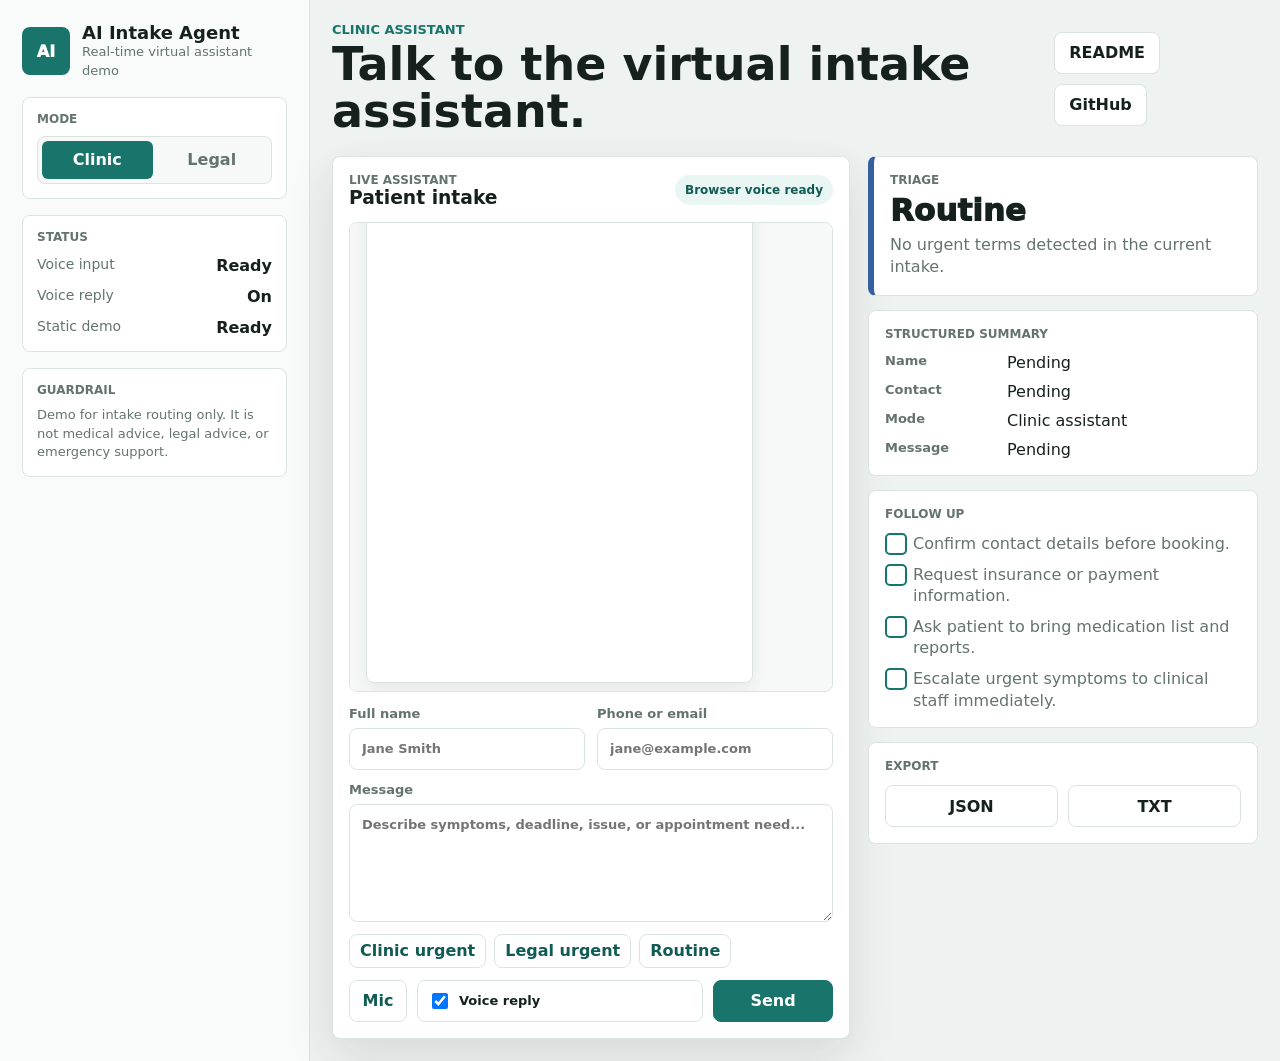
<file: index.html>
<!doctype html>
<html lang="en">
<head>
  <meta charset="utf-8">
  <meta name="viewport" content="width=device-width, initial-scale=1">
  <title>AI Intake Agent - Voice Demo</title>
  <style>
    :root{color-scheme:light;--bg:#eef2f1;--surface:#fff;--soft:#f7f9f8;--ink:#16201d;--muted:#65736f;--line:#dbe3e0;--teal:#19756b;--teal-dark:#105b54;--blue:#365f9f;--amber:#b97818;--red:#d45c45;--shadow:0 18px 48px rgba(31,46,43,.12)}
    *{box-sizing:border-box}body{margin:0;min-height:100vh;background:var(--bg);color:var(--ink);font-family:Inter,ui-sans-serif,system-ui,-apple-system,BlinkMacSystemFont,"Segoe UI",sans-serif}button,input,textarea{font:inherit}button{cursor:pointer}h1,h2,h3,p{margin:0}.muted{color:var(--muted);font-size:13px;line-height:1.45}.app{display:grid;grid-template-columns:310px minmax(0,1fr);min-height:100vh}.side{display:flex;flex-direction:column;gap:16px;padding:22px;background:#f9fbfa;border-right:1px solid var(--line)}.brand{display:grid;grid-template-columns:48px 1fr;gap:12px;align-items:center}.mark{display:grid;place-items:center;width:48px;height:48px;border-radius:8px;background:var(--teal);color:#fff;font-weight:950}h1{font-size:18px}.panel,.card{background:var(--surface);border:1px solid var(--line);border-radius:8px}.panel{padding:14px}.label{color:var(--muted);font-size:12px;font-weight:850;letter-spacing:0;text-transform:uppercase}.segment{display:grid;grid-template-columns:1fr 1fr;gap:4px;margin-top:10px;padding:4px;border:1px solid var(--line);border-radius:8px;background:var(--soft)}.segment button{min-height:38px;border:0;border-radius:6px;background:transparent;color:var(--muted);font-weight:850}.segment button.active{background:var(--teal);color:#fff}.metric{display:flex;justify-content:space-between;gap:12px;padding-top:12px;color:var(--muted);font-size:14px}.metric strong{color:var(--ink);font-size:16px}.work{padding:22px;min-width:0}.top{display:flex;align-items:center;justify-content:space-between;gap:18px;margin-bottom:20px}.tag{color:var(--teal);font-size:13px;font-weight:900;text-transform:uppercase}h2{margin-top:4px;max-width:720px;font-size:clamp(28px,4vw,46px);line-height:1.03}.actions{display:flex;gap:10px;flex-wrap:wrap}.button,.chip,.icon{display:inline-flex;align-items:center;justify-content:center;border-radius:8px;font-weight:850;text-decoration:none}.button{min-height:42px;padding:0 14px;border:1px solid var(--line);background:#fff;color:var(--ink)}.button.primary{border-color:var(--teal);background:var(--teal);color:#fff}.grid{display:grid;grid-template-columns:minmax(0,1fr)390px;gap:18px;align-items:start}.card{padding:16px}.assistant{display:grid;grid-template-rows:auto minmax(330px,calc(100vh - 430px)) auto;gap:14px;min-height:calc(100vh - 136px);box-shadow:var(--shadow)}.head{display:flex;align-items:center;justify-content:space-between;gap:14px}.pill{display:inline-flex;align-items:center;min-height:30px;padding:0 10px;border-radius:999px;background:#eaf6f4;color:var(--teal-dark);font-size:12px;font-weight:850;white-space:nowrap}.chat{display:flex;flex-direction:column;gap:12px;overflow-y:auto;padding:16px;border:1px solid var(--line);border-radius:8px;background:var(--soft)}.bubble{max-width:86%;padding:12px 14px;border-radius:8px;line-height:1.45;box-shadow:0 8px 18px rgba(31,46,43,.08)}.bubble.assistant{align-self:flex-start;background:#fff;border:1px solid var(--line)}.bubble.user{align-self:flex-end;background:var(--teal);color:#fff}.form{display:grid;gap:12px}.identity{display:grid;grid-template-columns:1fr 1fr;gap:12px}label{display:grid;gap:7px;color:var(--muted);font-size:13px;font-weight:800}input,textarea{width:100%;min-width:0;border:1px solid var(--line);border-radius:8px;background:#fff;color:var(--ink);outline:none}input{height:42px;padding:0 12px}textarea{padding:11px 12px;resize:vertical;line-height:1.45}input:focus,textarea:focus{border-color:var(--teal);box-shadow:0 0 0 3px rgba(25,117,107,.13)}.examples{display:flex;flex-wrap:wrap;gap:8px}.chip{min-height:34px;padding:0 10px;border:1px solid var(--line);background:#fff;color:var(--teal-dark)}.composer{display:grid;grid-template-columns:auto 1fr 120px;gap:10px;align-items:center}.icon{min-width:58px;min-height:42px;border:1px solid var(--line);background:#fff;color:var(--teal-dark)}.icon.recording{border-color:var(--red);background:#fff1ee;color:var(--red)}.switch{display:flex;align-items:center;gap:8px;min-height:42px;padding:0 10px;border:1px solid var(--line);border-radius:8px;background:#fff;color:var(--ink)}.switch input{width:16px;height:16px}.summary{display:flex;flex-direction:column;gap:14px}.priority{border-left:6px solid var(--blue)}.priority.medium{border-left-color:var(--amber)}.priority.high{border-left-color:var(--red)}.pv{margin-top:8px;font-size:31px;font-weight:950;line-height:1}.priority p{margin-top:8px;color:var(--muted);line-height:1.4}.rows{display:grid;gap:10px;margin-top:12px}.row{display:grid;grid-template-columns:112px minmax(0,1fr);gap:10px}.row b{color:var(--muted);font-size:13px}.row span{overflow-wrap:anywhere}.list{display:grid;gap:9px;margin:12px 0 0;padding:0;list-style:none}.list li{display:grid;grid-template-columns:20px 1fr;gap:8px;color:var(--muted);line-height:1.35}.list li:before{content:"";width:18px;height:18px;border-radius:5px;border:2px solid var(--teal)}.export{display:grid;grid-template-columns:1fr 1fr;gap:10px;margin-top:12px}@media(max-width:1080px){.app,.grid{grid-template-columns:1fr}.side{border-right:0;border-bottom:1px solid var(--line)}.assistant{min-height:auto;grid-template-rows:auto minmax(360px,52vh) auto}}@media(max-width:700px){.side,.work{padding:14px}.top,.head{align-items:stretch;flex-direction:column}.identity,.composer,.row,.export{grid-template-columns:1fr}.actions{display:grid;grid-template-columns:1fr 1fr}.bubble{max-width:94%}.button,.icon{width:100%}}
  </style>
</head>
<body>
<main class="app">
  <aside class="side">
    <div class="brand"><div class="mark">AI</div><div><h1>AI Intake Agent</h1><p class="muted">Real-time virtual assistant demo</p></div></div>
    <section class="panel"><div class="label">Mode</div><div class="segment" id="modeTabs"><button class="active" data-mode="clinic">Clinic</button><button data-mode="legal">Legal</button></div></section>
    <section class="panel"><div class="label">Status</div><div class="metric"><span>Voice input</span><strong id="voiceStatus">Checking</strong></div><div class="metric"><span>Voice reply</span><strong>On</strong></div><div class="metric"><span>Static demo</span><strong>Ready</strong></div></section>
    <section class="panel"><div class="label">Guardrail</div><p class="muted" style="margin-top:9px">Demo for intake routing only. It is not medical advice, legal advice, or emergency support.</p></section>
  </aside>
  <section class="work">
    <header class="top"><div><p class="tag" id="modeLabel">Clinic assistant</p><h2>Talk to the virtual intake assistant.</h2></div><div class="actions"><a class="button" href="./README.md">README</a><a class="button" href="https://github.com/guptashriom85-boop/ai-intake-agent">GitHub</a></div></header>
    <div class="grid">
      <section class="card assistant"><div class="head"><div><div class="label">Live Assistant</div><h3 id="assistantTitle">Patient intake</h3></div><span class="pill">Browser voice ready</span></div><div class="chat" id="chat"></div><form class="form" id="form"><div class="identity"><label>Full name<input id="name" required placeholder="Jane Smith"></label><label>Phone or email<input id="contact" required placeholder="jane@example.com"></label></div><label>Message<textarea id="message" rows="5" required placeholder="Describe symptoms, deadline, issue, or appointment need..."></textarea></label><div class="examples"><button class="chip" type="button" data-example="I have high fever and severe pain since yesterday. I need a doctor appointment today.">Clinic urgent</button><button class="chip" type="button" data-example="I received an eviction notice and the deadline is tomorrow. I need legal help urgently.">Legal urgent</button><button class="chip" type="button" data-example="I want a routine consultation next week and can share documents before the call.">Routine</button></div><div class="composer"><button class="icon" id="mic" type="button">Mic</button><label class="switch"><input id="speak" type="checkbox" checked> Voice reply</label><button class="button primary" type="submit">Send</button></div></form></section>
      <aside class="summary"><section class="card priority" id="priority"><div class="label">Triage</div><div class="pv" id="risk">Routine</div><p id="reason">Waiting for intake details.</p></section><section class="card"><div class="label">Structured Summary</div><div class="rows" id="rows"></div></section><section class="card"><div class="label">Follow Up</div><ul class="list" id="follow"></ul></section><section class="card"><div class="label">Export</div><div class="export"><button class="button" id="json" type="button">JSON</button><button class="button" id="txt" type="button">TXT</button></div></section></aside>
    </div>
  </section>
</main>
<script>
const flows={clinic:{label:'Clinic assistant',title:'Patient intake',hello:'Hello. Tell me what is happening and I will prepare a triage summary for human review.',fields:['name','contact','message'],follow:['Confirm contact details before booking.','Request insurance or payment information.','Ask patient to bring medication list and reports.','Escalate urgent symptoms to clinical staff immediately.'],high:['chest pain','cannot breathe',"can't breathe",'severe bleeding','stroke','unconscious','overdose'],medium:['high fever','severe pain','difficulty breathing','infection','injury']},legal:{label:'Legal assistant',title:'Client intake',hello:'Hello. Tell me about the matter, deadline, and documents. I will prepare a routing summary for attorney review.',fields:['name','contact','message'],follow:['Run a conflict check before consultation.','Collect ID and key documents.','Confirm jurisdiction and deadline dates.','Escalate urgent court dates to an attorney immediately.'],high:['court today','court tomorrow','deadline today','deadline tomorrow','eviction','arrest','served','deported'],medium:['court','deadline','notice','summons','lawsuit','termination']}};
let mode='clinic',last={};const $=s=>document.querySelector(s),$$=s=>[...document.querySelectorAll(s)],Rec=window.SpeechRecognition||window.webkitSpeechRecognition,rec=Rec?new Rec():null;
function esc(v){return String(v??'').replace(/[&<>"']/g,c=>({'&':'&amp;','<':'&lt;','>':'&gt;','"':'&quot;',"'":'&#039;'}[c]))}function flow(){return flows[mode]}function bubble(t,x){const b=document.createElement('div');b.className='bubble '+t;b.textContent=x;$('#chat').append(b);$('#chat').scrollTop=$('#chat').scrollHeight;return b}function speak(x){if(!$('#speak').checked||!speechSynthesis)return;speechSynthesis.cancel();const u=new SpeechSynthesisUtterance(x);u.lang='en-IN';u.rate=.95;speechSynthesis.speak(u)}
function priority(){const text=($('#message').value+' '+(last.message||'')).toLowerCase(),h=flow().high.find(k=>text.includes(k)),m=flow().medium.find(k=>text.includes(k));if(h)return{level:'High',cls:'high',reason:'Urgent phrase detected: '+h};if(m)return{level:'Medium',cls:'medium',reason:'Review soon because intake mentions: '+m};return{level:'Routine',cls:'',reason:'No urgent terms detected in the current intake.'}}
function summary(){return{name:$('#name').value||'Pending',contact:$('#contact').value||'Pending',message:last.message||$('#message').value||'Pending',mode:flow().label,priority:priority().level,createdAt:new Date().toISOString()}}function render(){const p=priority(),s=summary();$('#priority').className='card priority '+p.cls;$('#risk').textContent=p.level;$('#reason').textContent=p.reason;$('#rows').innerHTML=`<div class="row"><b>Name</b><span>${esc(s.name)}</span></div><div class="row"><b>Contact</b><span>${esc(s.contact)}</span></div><div class="row"><b>Mode</b><span>${esc(s.mode)}</span></div><div class="row"><b>Message</b><span>${esc(s.message)}</span></div>`;$('#follow').innerHTML=flow().follow.map(x=>`<li>${esc(x)}</li>`).join('')}
function reply(){const p=priority();return p.level==='High'?'This looks urgent. I have flagged it for immediate human review. Please contact local emergency services for danger or emergency symptoms.':p.level==='Medium'?'I captured this as medium priority. A professional should review it soon and confirm the next step.':'I captured this as routine priority. The summary is ready for review and appointment scheduling.'}
function setMode(m){mode=m;$$('#modeTabs button').forEach(b=>b.classList.toggle('active',b.dataset.mode===m));$('#modeLabel').textContent=flow().label;$('#assistantTitle').textContent=flow().title;$('#chat').innerHTML='';bubble('assistant',flow().hello);render()}$$('#modeTabs button').forEach(b=>b.onclick=()=>setMode(b.dataset.mode));$$('[data-example]').forEach(b=>b.onclick=()=>{$('#message').value=b.dataset.example;render()});$('#message').addEventListener('input',render);$('#form').onsubmit=e=>{e.preventDefault();const msg=$('#message').value.trim();if(!msg)return;last=summary();last.message=msg;bubble('user',msg);const r=reply();bubble('assistant',r);speak(r);$('#message').value='';render()};
function download(name,text,type){const url=URL.createObjectURL(new Blob([text],{type})),a=document.createElement('a');a.href=url;a.download=name;a.click();URL.revokeObjectURL(url)}$('#json').onclick=()=>download('intake-summary.json',JSON.stringify(summary(),null,2),'application/json');$('#txt').onclick=()=>download('intake-summary.txt',Object.entries(summary()).map(([k,v])=>`${k}: ${v}`).join('\n'),'text/plain');
if(rec){$('#voiceStatus').textContent='Ready';rec.lang='en-IN';rec.interimResults=true;rec.onstart=()=>{$('#mic').classList.add('recording');$('#mic').textContent='Stop'};rec.onend=()=>{$('#mic').classList.remove('recording');$('#mic').textContent='Mic'};rec.onresult=e=>{let t='';for(let i=e.resultIndex;i<e.results.length;i++)t+=e.results[i][0].transcript;$('#message').value=t.trim();render()};$('#mic').onclick=()=>$('#mic').classList.contains('recording')?rec.stop():rec.start()}else{$('#voiceStatus').textContent='Text only';$('#mic').disabled=true}setMode('clinic');
</script>
</body>
</html>
</file>
